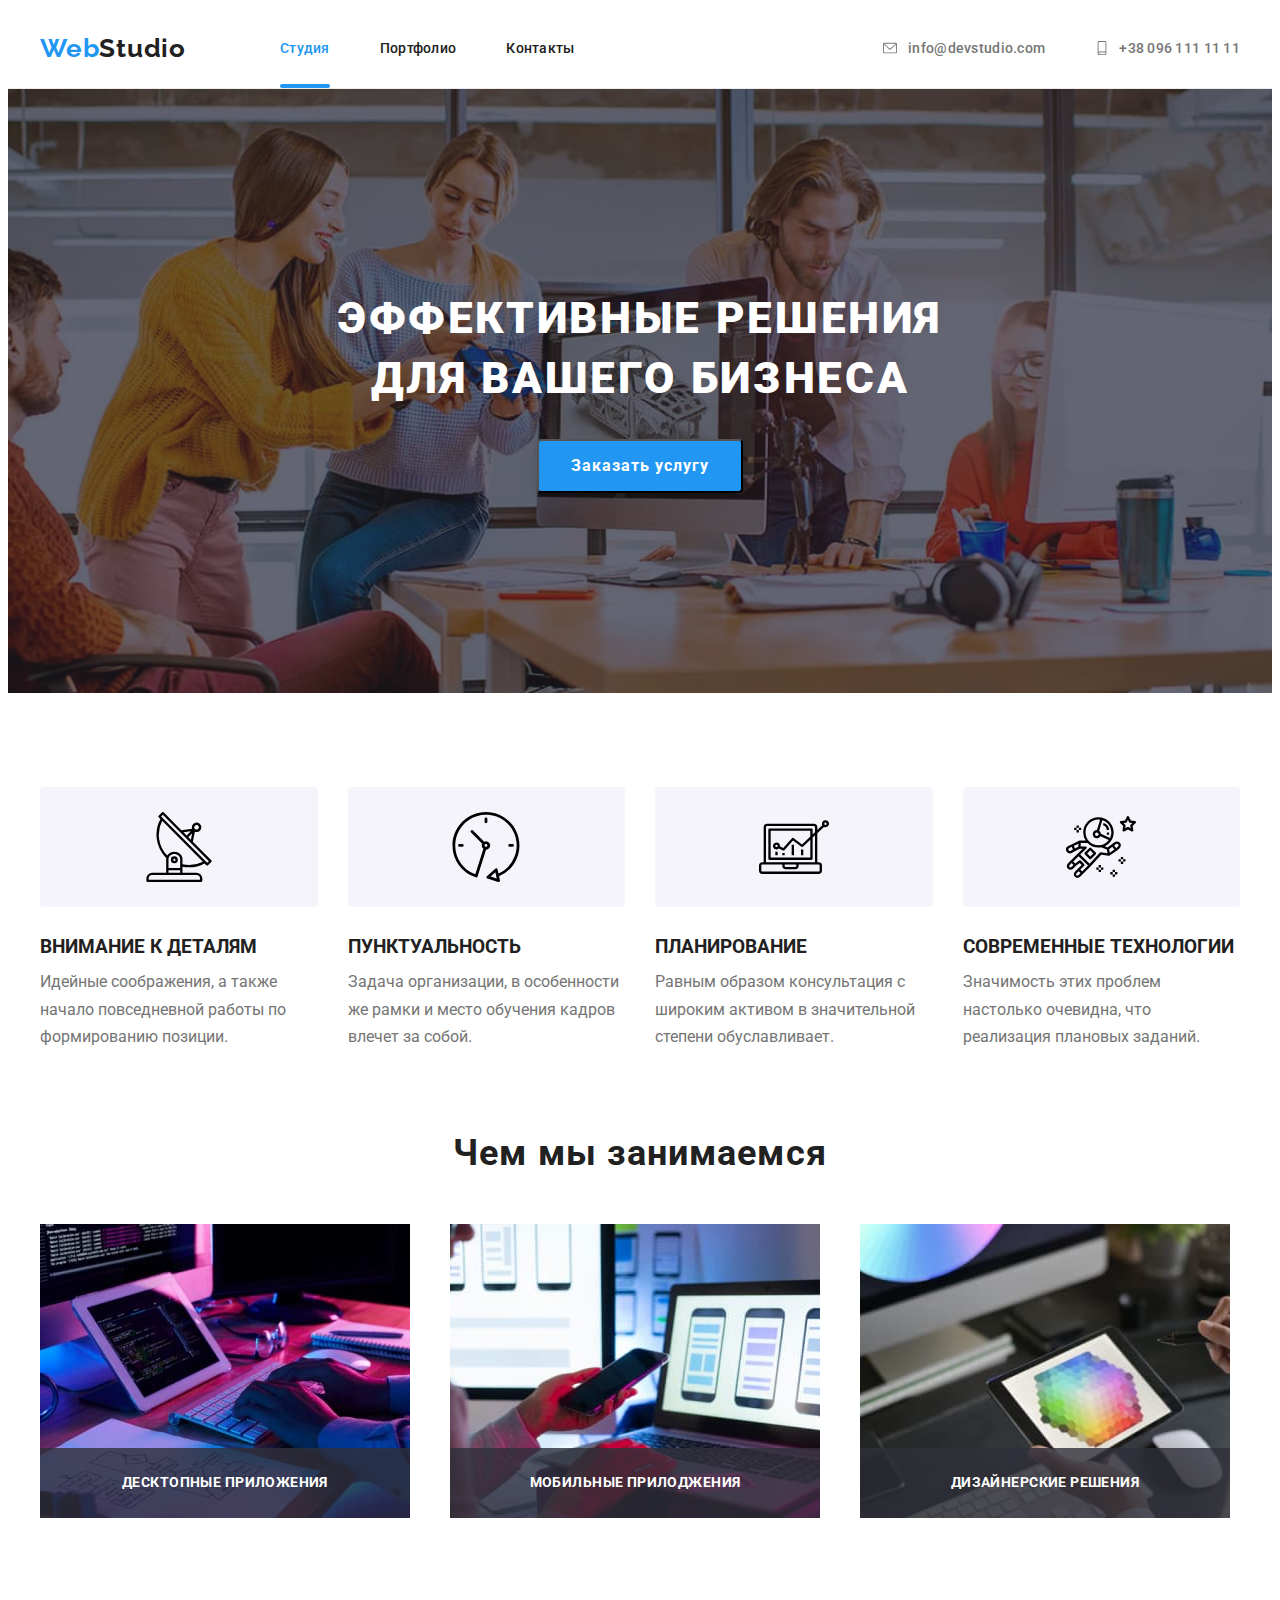
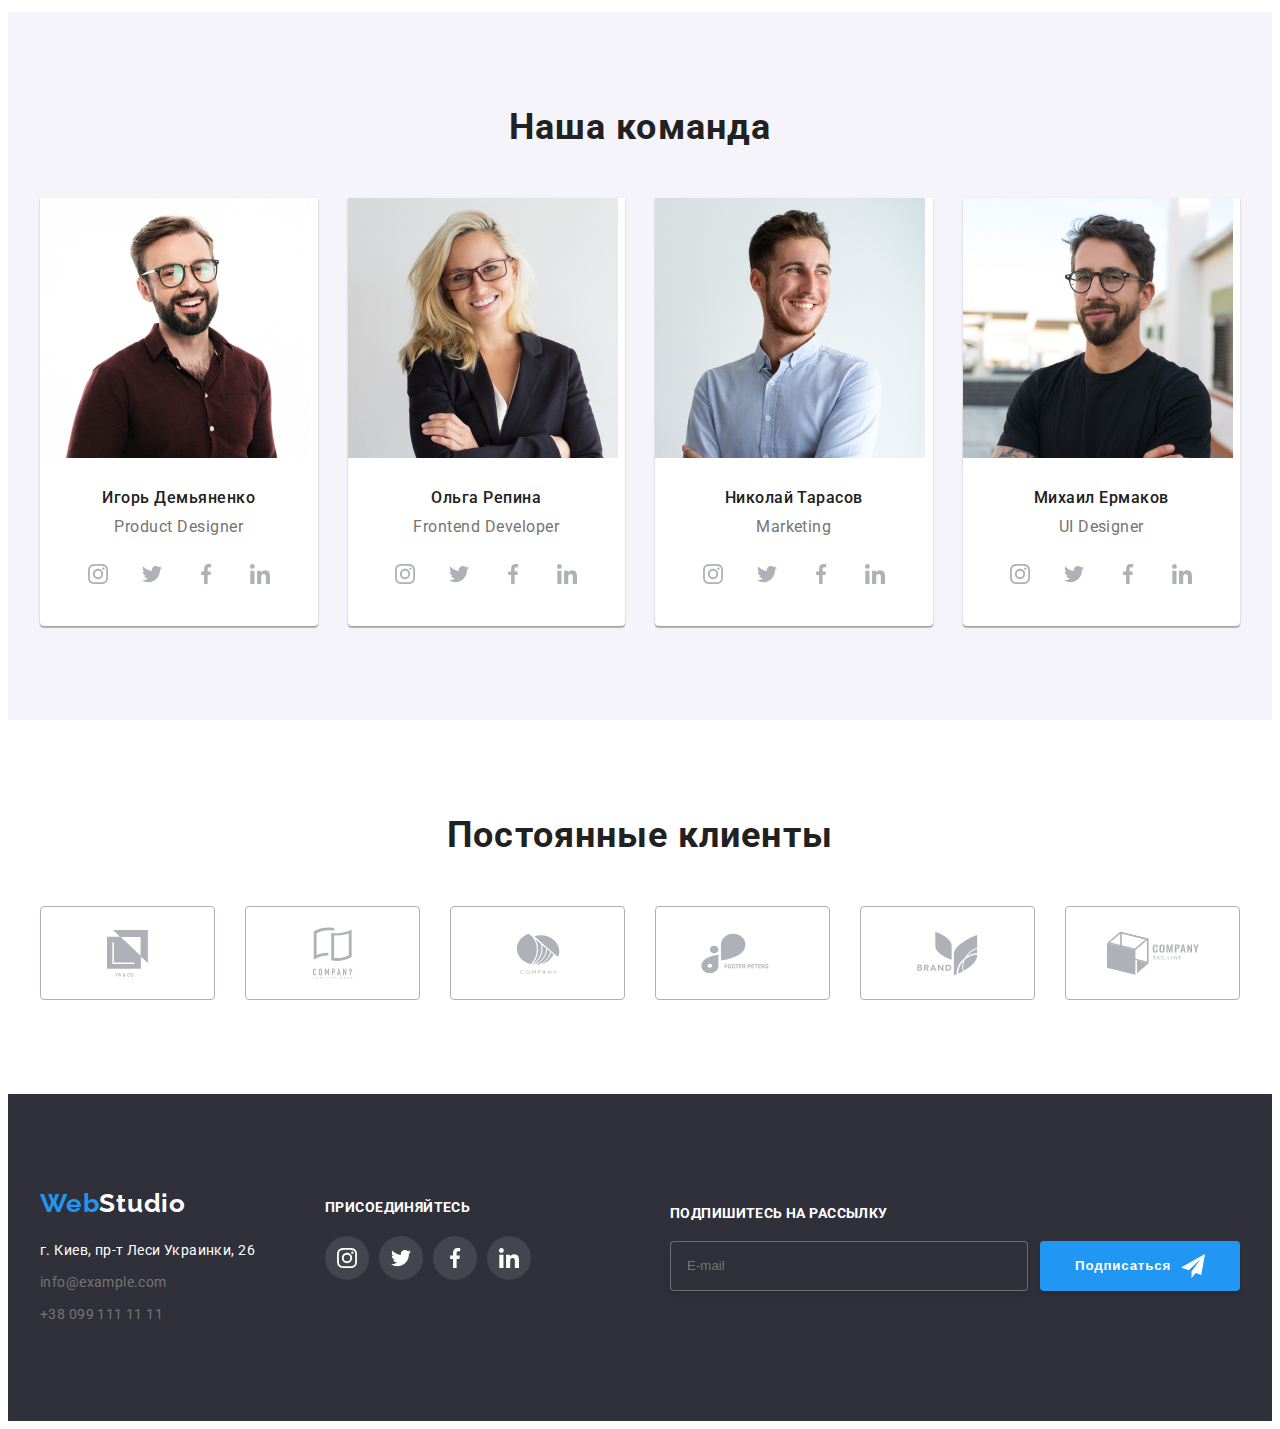
<file: index.html>
<!DOCTYPE html>
<html lang="ru">

<head>
    <meta charset="UTF-8">
    <meta http-equiv="X-UA-Compatible" content="IE=edge">
    <meta name="viewport" content="width=device-width, initial-scale=1.0">
    <title>WebStudio</title>
    <link rel="preconnect" href="https://fonts.gstatic.com">
    <link
        href="https://fonts.googleapis.com/css2?family=Raleway:wght@700&family=Roboto:wght@400;500;700;900&display=swap"
        rel="stylesheet">
    <link rel="stylesheet" href="https://cdnjs.cloudflare.com/ajax/libs/modern-normalize/1.1.0/modern-normalize.min.css"
        integrity="sha512-wpPYUAdjBVSE4KJnH1VR1HeZfpl1ub8YT/NKx4PuQ5NmX2tKuGu6U/JRp5y+Y8XG2tV+wKQpNHVUX03MfMFn9Q=="
        crossorigin="anonymous" referrerpolicy="no-referrer" />
    <link rel="stylesheet" href="./css/main.min.css">
</head>

<body>
    <header class="header">
        <div class="header__container container-menu">
            <nav class="nav">
                <a class="logo link" href="./index.html"><span class="logo-style">Web</span>Studio</a>
                <ul class="menu list">
                    <li class="menu__item">
                        <a class="menu__link current link" href="./index.html">Студия</a>
                    </li>
                    <li class="menu__item">
                        <a class="menu__link link" href="./portfolio.html">Портфолио</a>
                    </li>
                    <li class="menu__item">
                        <a class="menu__link link" href="">Контакты</a>
                    </li>
                </ul>
            </nav>
            <button type="button" class="burger-btn" data-menu-open>
                <svg class="burget-btn__icon" width="40" height="40">
                    <use href="./images/icons.svg#burger-icon"></use>
                </svg>
            </button>
            <ul class="contacts list">
                <li class="contacts__item list">
                    <a class="contacts__link link contacts-email-item" href="mailto:info@devstudio.com">
                        <svg class="svg-logo" width="16" height="14">
                            <use href="./images/sprite.svg#icon-envelope"></use>
                        </svg>
                        info@devstudio.com</a>
                </li>
                <li class="contacts__item list">
                    <a class="contacts__link link" href="tel:+380961111111">
                        <svg class="svg-logo" width="14" height="16">
                            <use href="./images/sprite.svg#icon-smartphone"></use>
                        </svg>
                        +38 096 111 11 11</a>
                </li>
            </ul>
        </div>
        <div class="mobile-menu" data-menu>
            <div class="header__container mobile-menu__container">
                <button type="button" class="closemobile-btn mobile-menu__close-btn" data-menu-close>
                    <svg class="close-btn__icon">
                        <use href="./images/sprite.svg#icon-close-blank"></use>
                    </svg>
                </button>
                <ul class="nav-list list">
                    <li class="nav-list__item">
                        <a href="./index.html" class="nav-list__link link current">Студия</a>
                    </li>
                    <li class="nav-list__item">
                        <a href="./portfolio.html" class="nav-list__link link">Портфолио</a>
                    </li>
                    <li class="nav-list__item">
                        <a href="#" class="nav-list__link link">Контакты</a>
                    </li>
                </ul>
                <div class="nav-mobile__position">
                <ul class="nav-contacts list">
                    <li class="nav-contacts__item">
                        <a href="#" class="nav-contacts__link link">+38 096 111 11 11</a>
                    </li>
                    <li class="nav-contacts__item">
                        <a href="#" class="nav-contacts__link nav-contacts__link-second link">info@devstudio.com</a>
                    </li>
                </ul>
                <ul class="nav-social list">
                    <li class="nav-social__item">
                        <a href="#" class="nav-social__link link">Instagram</a>
                    </li>
                    <li class="nav-social__item">
                        <a href="#" class="nav-social__link link">Twitter</a>
                    </li>
                    <li class="nav-social__item">
                        <a href="#" class="nav-social__link link">Facebook</a>
                    </li>
                    <li class="nav-social__item">
                        <a href="#" class="nav-social__link link">LinkedIn</a>
                    </li>
                </ul>
                </div>
            </div>
            
        </div>
    </header>
    <main>
        <!-- main banner part -->
        <section class="hero">
            <div class="header__container">
                <h1 class="hero-title" lang="ru">Эффективные решения<br> для вашего бизнеса</h1>
                <button class="modal-btn" type="button" data-modal-open>Заказать услугу</button>
            </div>
        </section>
        <!-- advantages part -->
        <section class="advantages section">
            <div class="header__container">
                <h2 class="visually-hidden">Преимущества</h2>
                <ul class="advantages__list list">
                    <li class="advantages__items">
                        <div class="advantages__tool">
                            <svg width="70" height="70">
                                <use href="./images/sprite.svg#icon-antenna"></use>
                            </svg>
                        </div>
                        <h3 class="advantages__title" lang="ru">Внимание к деталям</h3>
                        <p class="advantages__description" lang="ru">Идейные соображения, а также начало
                            повседневной работы по формированию позиции.</p>
                    </li>
                    <li class="advantages__items">
                        <div class="advantages__tool">
                            <svg width="70" height="70">
                                <use href="./images/sprite.svg#icon-clock"></use>
                            </svg>
                        </div>
                        <h3 class="advantages__title" lang="ru">Пунктуальность</h3>
                        <p class="advantages__description" lang="ru">Задача организации, в особенности же
                            рамки и место обучения кадров влечет за собой.</p>
                    </li>
                    <li class="advantages__items">
                        <div class="advantages__tool">
                            <svg width="70" height="70">
                                <use href="./images/sprite.svg#icon-diagram"></use>
                            </svg>
                        </div>
                        <h3 class="advantages__title" lang="ru">Планирование</h3>
                        <p class="advantages__description" lang="ru">Равным образом консультация с широким
                            активом в значительной степени обуславливает.</p>
                    </li>
                    <li class="advantages__items">
                        <div class="advantages__tool">
                            <svg width="70" height="70">
                                <use href="./images/sprite.svg#icon-astronaut"></use>
                            </svg>
                        </div>
                        <h3 class="advantages__title" lang="ru">Современные технологии</h3>
                        <p class="advantages__description" lang="ru">Значимость этих проблем настолько
                            очевидна, что реализация плановых заданий.</p>
                    </li>
                </ul>
            </div>
        </section>
        <!-- activities part -->
        <section class="activities section-second">
            <div class="header__container">
                <h2 class="title" lang="ru">Чем мы занимаемся</h2>
                <ul class="activities__list list">
                    <li class="activities__items">
                        <picture>
                            <source media="(min-width: 1200px)" srcset="./images/deckstop/img-act-1.jpg 1x, ./images/deckstop/img-act-1@2x.jpg 2x">
                            <source media="(min-width: 1200px)" srcset="./images/deckstop/img-act-1.webp 1x, ./images/deckstop/img-act-1@2x.webp 2x" type="image/webp">
                            <img src="#" alt="Набор кода">
                        </picture>
                        <div class="activities_tool">
                            <p class="activities_description" lang="ru">Десктопные приложения</p>
                        </div>
                    </li>
                    <li class="activities__items">
                        <picture>
                            <source media="(min-width: 1200px)" srcset="./images/deckstop/img-act-2.jpg 1x, ./images/deckstop/img-act-2@2x.jpg 2x">
                            <source media="(min-width: 1200px)" srcset="./images/deckstop/img-act-2.webp 1x, ./images/deckstop/img-act-2@2x.webp 2x"
                                type="image/webp">
                            <img src="#" alt="Разработка мобильного приложения">
                        </picture>
                        <div class="activities_tool">
                            <p class="activities_description" lang="ru">Мобильные прилоджения</p>
                        </div>
                    </li>
                    <li class="activities__items">
                        <picture>
                            <source media="(min-width: 1200px)" srcset="./images/deckstop/img-act-3.jpg 1x, ./images/deckstop/img-act-3@2x.jpg 2x">
                            <source media="(min-width: 1200px)" srcset="./images/deckstop/img-act-3.webp 1x, ./images/deckstop/img-act-3@2x.webp 2x"
                                type="image/webp">
                            <img src="#" alt="Дизайнерские решения">
                        </picture>
                        <div class="activities_tool">
                            <p class="activities_description" lang="ru">Дизайнерские решения</p>
                        </div>
                    </li>
                </ul>
            </div>
        </section>
        <!-- team part -->
        <section class="team section">
            <div class="header__container">
                <h2 class="title" lang="ru">Наша команда</h2>
                <ul class="team__list list">
                    <li class="team__items">
                        <picture>
                            <source media="(min-width: 1200px)" srcset="./images/deckstop/team1.jpg 1x, ./images/deckstop/team1@2x.jpg 2x">
                            <source media="(min-width: 1200px)" srcset="./images/deckstop/team1.webp 1x, ./images/deckstop/team1@2x.webp 2x">
                            <source media="(min-width: 768px)" srcset="./images/tablet/team1.jpg 1x, ./images/tablet/team1@2x.jpg 2x">
                            <source media="(min-width: 768px)" srcset="./images/tablet/team1.webp 1x, ./images/tablet/team1@2x.webp 2x">
                            <source media="(min-width: 480px)" srcset="./images/mobile/team1.jpg 1x, ./images/mobile/team1@2x.jpg 2x">
                            <source media="(min-width: 480px)" srcset="./images/mobile/team1.webp 1x, ./images/mobile/team1@2x.webp 2x">
                            <img class="images" src="#" alt="Игорь Демьяненко">
                        </picture>
                        <div class="team__box">
                            <h3 class="team__title" lang="ru">Игорь Демьяненко</h3>
                            <p class="team__description" lang="en">Product Designer</p>
                            <ul class="social__list list">
                                <li class="social__item">
                                    <a href="" class="social__link">
                                        <svg class="social__icon">
                                            <use href="./images/sprite.svg#icon-instagram"></use>
                                        </svg>
                                    </a>
                                </li>
                                <li class="social__item">
                                    <a href="" class="social__link">
                                        <svg class="social__icon">
                                            <use href="./images/sprite.svg#icon-twitter"></use>
                                        </svg>
                                    </a>
                                </li>
                                <li class="social__item">
                                    <a href="" class="social__link">
                                        <svg class="social__icon">
                                            <use href="./images/sprite.svg#icon-facebook"></use>
                                        </svg>
                                    </a>
                                </li>
                                <li class="social__item">
                                    <a href="" class="social__link">
                                        <svg class="social__icon">
                                            <use href="./images/sprite.svg#icon-linkedin"></use>
                                        </svg>
                                    </a>
                                </li>
                            </ul>
                        </div>
                    </li>
                    <li class="team__items">
                        <picture>
                            <source media="(min-width: 1200px)" srcset="./images/deckstop/team2.jpg 1x, ./images/deckstop/team2@2x.jpg 2x">
                            <source media="(min-width: 1200px)" srcset="./images/deckstop/team2.webp 1x, ./images/deckstop/team2@2x.webp 2x">
                            <source media="(min-width: 768px)" srcset="./images/tablet/team2.jpg 1x, ./images/tablet/team2@2x.jpg 2x">
                            <source media="(min-width: 768px)" srcset="./images/tablet/team2.webp 1x, ./images/tablet/team2@2x.webp 2x">
                            <source media="(min-width: 480px)" srcset="./images/mobile/team2.jpg 1x, ./images/mobile/team2@2x.jpg 2x">
                            <source media="(min-width: 480px)" srcset="./images/mobile/team2.webp 1x, ./images/mobile/team2@2x.webp 2x">
                            <img class="images" src="#" alt="Ольга Репина">
                        </picture>
                        <div class="team__box">
                            <h3 class="team__title" lang="ru">Ольга Репина</h3>
                            <p class="team__description" lang="en">Frontend Developer</p>
                            <ul class="social__list list">
                                <li class="social__item">
                                    <a href="" class="social__link">
                                        <svg class="social__icon">
                                            <use href="./images/sprite.svg#icon-instagram"></use>
                                        </svg>
                                    </a>
                                </li>
                                <li class="social__item">
                                    <a href="" class="social__link">
                                        <svg class="social__icon">
                                            <use href="./images/sprite.svg#icon-twitter"></use>
                                        </svg>
                                    </a>
                                </li>
                                <li class="social__item">
                                    <a href="" class="social__link">
                                        <svg class="social__icon">
                                            <use href="./images/sprite.svg#icon-facebook"></use>
                                        </svg>
                                    </a>
                                </li>
                                <li class="social__item">
                                    <a href="" class="social__link">
                                        <svg class="social__icon">
                                            <use href="./images/sprite.svg#icon-linkedin"></use>
                                        </svg>
                                    </a>
                                </li>
                            </ul>
                        </div>
                    </li>
                    <li class="team__items">
                        <picture>
                            <source media="(min-width: 1200px)" srcset="./images/deckstop/team3.jpg 1x, ./images/deckstop/team3@2x.jpg 2x">
                            <source media="(min-width: 1200px)" srcset="./images/deckstop/team3.webp 1x, ./images/deckstop/team3@2x.webp 2x">
                            <source media="(min-width: 768px)" srcset="./images/tablet/team3.jpg 1x, ./images/tablet/team3@2x.jpg 2x">
                            <source media="(min-width: 768px)" srcset="./images/tablet/team3.webp 1x, ./images/tablet/team3@2x.webp 2x">
                            <source media="(min-width: 480px)" srcset="./images/mobile/team3.jpg 1x, ./images/mobile/team3@2x.jpg 2x">
                            <source media="(min-width: 480px)" srcset="./images/mobile/team3.webp 1x, ./images/mobile/team3@2x.webp 2x">
                            <img class="images" src="#" alt="Николай Тарасов">
                        </picture>
                        <div class="team__box">
                            <h3 class="team__title" lang="ru">Николай Тарасов</h3>
                            <p class="team__description" lang="en">Marketing</p>
                            <ul class="social__list list">
                                <li class="social__item">
                                    <a href="" class="social__link">
                                        <svg class="social__icon">
                                            <use href="./images/sprite.svg#icon-instagram"></use>
                                        </svg>
                                    </a>
                                </li>
                                <li class="social__item">
                                    <a href="" class="social__link">
                                        <svg class="social__icon">
                                            <use href="./images/sprite.svg#icon-twitter"></use>
                                        </svg>
                                    </a>
                                </li>
                                <li class="social__item">
                                    <a href="" class="social__link">
                                        <svg class="social__icon">
                                            <use href="./images/sprite.svg#icon-facebook"></use>
                                        </svg>
                                    </a>
                                </li>
                                <li class="social__item">
                                    <a href="" class="social__link">
                                        <svg class="social__icon">
                                            <use href="./images/sprite.svg#icon-linkedin"></use>
                                        </svg>
                                    </a>
                                </li>
                            </ul>
                        </div>
                    </li>
                    <li class="team__items">
                        <picture>
                            <source media="(min-width: 1200px)" srcset="./images/deckstop/team4.jpg 1x, ./images/deckstop/team4@2x.jpg 2x">
                            <source media="(min-width: 1200px)" srcset="./images/deckstop/team4.webp 1x, ./images/deckstop/team4@2x.webp 2x">
                            <source media="(min-width: 768px)" srcset="./images/tablet/team4.jpg 1x, ./images/tablet/team4@2x.jpg 2x">
                            <source media="(min-width: 768px)" srcset="./images/tablet/team4.webp 1x, ./images/tablet/team4@2x.webp 2x">
                            <source media="(min-width: 480px)" srcset="./images/mobile/team4.jpg 1x, ./images/mobile/team4@2x.jpg 2x">
                            <source media="(min-width: 480px)" srcset="./images/mobile/team4.webp 1x, ./images/mobile/team4@2x.webp 2x">
                            <img class="images" src="#" alt="Михаил Ермаков">
                        </picture>
                        <div class="team__box">
                            <h3 class="team__title" lang="ru">Михаил Ермаков</h3>
                            <p class="team__description" lang="en">UI Designer</p>
                            <ul class="social__list list">
                                <li class="social__item">
                                    <a href="" class="social__link">
                                        <svg class="social__icon">
                                            <use href="./images/sprite.svg#icon-instagram"></use>
                                        </svg>
                                    </a>
                                </li>
                                <li class="social__item">
                                    <a href="" class="social__link">
                                        <svg class="social__icon">
                                            <use href="./images/sprite.svg#icon-twitter"></use>
                                        </svg>
                                    </a>
                                </li>
                                <li class="social__item">
                                    <a href="" class="social__link">
                                        <svg class="social__icon">
                                            <use href="./images/sprite.svg#icon-facebook"></use>
                                        </svg>
                                    </a>
                                </li>
                                <li class="social__item">
                                    <a href="" class="social__link">
                                        <svg class="social__icon">
                                            <use href="./images/sprite.svg#icon-linkedin"></use>
                                        </svg>
                                    </a>
                                </li>
                            </ul>
                        </div>
                    </li>
                </ul>
            </div>
        </section>
        <!-- clients -->
        <section class="section">
            <div class="header__container clients-container">
                <h2 class="title" lang="ru">Постоянные клиенты</h2>
                <ul class="list clients-menu">
                    <li class="clients-list">
                        <a class="client-link" href="">
                            <svg class="icon-color" width="41" height="47">
                                <use href="./images/sprite.svg#icon-clientone"></use>
                            </svg>
                        </a>
                    </li>
                    <li class="clients-list">
                        <a class="client-link" href="">
                            <svg class="icon-color" width="40" height="52">
                                <use href="./images/sprite.svg#icon-clienttwo"></use>
                            </svg>
                        </a>
                    </li>
                    <li class="clients-list">
                        <a class="client-link" href="">
                            <svg class="icon-color" width="44" height="41">
                                <use href="./images/sprite.svg#icon-clientthree"></use>
                            </svg>
                        </a>
                    </li>
                    <li class="clients-list">
                        <a class="client-link" href="">
                            <svg class="icon-color" width="84" height="41">
                                <use href="./images/sprite.svg#icon-clientfour"></use>
                            </svg>
                        </a>
                    </li>
                    <li class="clients-list">
                        <a class="client-link" href="">
                            <svg class="icon-color" width="63" height="45">
                                <use href="./images/sprite.svg#icon-clientfive"></use>
                            </svg>
                        </a>
                    </li>
                    <li class="clients-list">
                        <a class="client-link" href="">
                            <svg class="icon-color" width="94" height="44">
                                <use href="./images/sprite.svg#icon-clientsix"></use>
                            </svg>
                        </a>
                    </li>
                </ul>
            </div>
        </section>
    </main>
    <!-- footer part -->
    <footer class="footer">
        <div class="header__container footer-main">
            <div class="footer__position">
                <div class="footer-main-left">
                    <a class="logo-footer link" href="./index.html"><span class="logo-style">Web</span>Studio</a>
                    <address class="address-main">
                        <ul class="address-list list">
                            <li class="address-list-items">
                                <a class="address-list-link link" href="https://goo.gl/maps/B2FMyrD68VtrkMTw5"
                                    target="_blank" rel="noopener noreferrer">г. Киев, пр-т Леси Украинки, 26</a>
                            </li>
                            <li class="address-list-items">
                                <a class="address-list-link-second link"
                                    href="mailto:info@example.com">info@example.com</a>
                            </li>
                            <li class="address-list-items">
                                <a class="address-list-link-second link" href="tel:+380991111111">+38 099 111 11 11</a>
                            </li>
                        </ul>
                    </address>
                </div>
                <div class="footer-main-right">
                    <p class="footer-subscribe">присоединяйтесь</p>
                    <ul class="list socialfooter-list">
                        <li class="socialfooter-list-item">
                            <a class="socialfooter-list-link" href="">
                                <svg class="socialfooter-list-icon">
                                    <use href="./images/sprite.svg#icon-instagram"></use>
                                </svg>
                            </a>
                        </li>
                        <li class="socialfooter-list-item">
                            <a class="socialfooter-list-link" href="">
                                <svg class="socialfooter-list-icon">
                                    <use href="./images/sprite.svg#icon-twitter"></use>
                                </svg>
                            </a>
                        </li>
                        <li class="socialfooter-list-item">
                            <a class="socialfooter-list-link" href="">
                                <svg class="socialfooter-list-icon">
                                    <use href="./images/sprite.svg#icon-facebook"></use>
                                </svg>
                            </a>
                        </li>
                        <li class="socialfooter-list-item">
                            <a class="socialfooter-list-link" href="">
                                <svg class="socialfooter-list-icon">
                                    <use href="./images/sprite.svg#icon-linkedin"></use>
                                </svg>
                            </a>
                        </li>
                    </ul>
                </div>
            </div>
                <form class="footer-form">
                    <p class="footer-form-title">Подпишитесь на рассылку</p>
                    <div class="footer-form-holder">
                        <input type="email" class="footer-form-input" name="footer-email" placeholder="E-mail">
                        <button type="submit" class="footer-form-btn">Подписаться
                            <svg class="footer-form-icon">
                                <use href="./images/icons.svg#icon-icon-send"></use>
                            </svg>
                        </button>
                    </div>
                </form>
            
        </div>
    </footer>

    <div class="backdrop is-hidden" data-modal>
        <div class="modal">
            <button type="button" class="close-btn" data-modal-close>
                <svg class="close-btn-icon" width="30" height="30">
                    <use href="./images/sprite.svg#icon-close-blank"></use>
                </svg>
            </button>
            <form action="#" class="modal-form">
                <p class="modal-form-head">Оставьте свои данные, мы вам перезвоним</p>
                <label class="modal-form-field">
                    Имя
                    <span class="modal-form-input-wrapper">
                        <input type="text" class="modal-form-input" name="user-name" title="Имя должно содержать символы кирилицы или латиницы" pattern="[a-zA-Zа-яёА-ЯЁ]+" minlength="2" required>
                        <svg class="modal-form-icon">
                            <use href="./images/icons.svg#icon-person-black-18dp-1"></use>
                        </svg>
                    </span>
                </label>
                <label class="modal-form-field">
                    Телефон
                    <span class="modal-form-input-wrapper">
                        <input type="tel" class="modal-form-input" name="user-tel" pattern="[0-9]{3}-[0-9]{3}-[0-9]{2}-[0-9]{2}" title="096-000-00-00" required>
                        <svg class="modal-form-icon">
                            <use href="./images/icons.svg#icon-phone-black-18dp-1"></use>
                        </svg>
                    </span>
                </label>
                <label class="modal-form-field">
                    Почта
                    <span class="modal-form-input-wrapper">
                        <input type="email" class="modal-form-input" name="user-email" required>
                        <svg class="modal-form-icon">
                            <use href="./images/icons.svg#icon-email-black-18dp-1"></use>
                        </svg>
                    </span>
                </label>
                <label class="modal-form-field">
                    Комментарий
                    <textarea name="user-message" class="modal-form-message" placeholder="Введите текст"></textarea>
                </label>
                <input type="checkbox" class="modal-form-checkbox visually-hidden" id="accept-policy">
                <label for="accept-policy" class="modal-form-checkbox-label"> Соглашаюсь с рассылкой и принимаю  <a href="#" class="modal-form-label-link">Условия договора</a></label>
                <button type="submit" class="modal-form-btn">Отправить</button>
                
            </form>
        </div>
    </div>
    
    <script src="./js/menu.js"></script>
    <script src="./js/modal.js"></script>
</body>

</html>
</file>
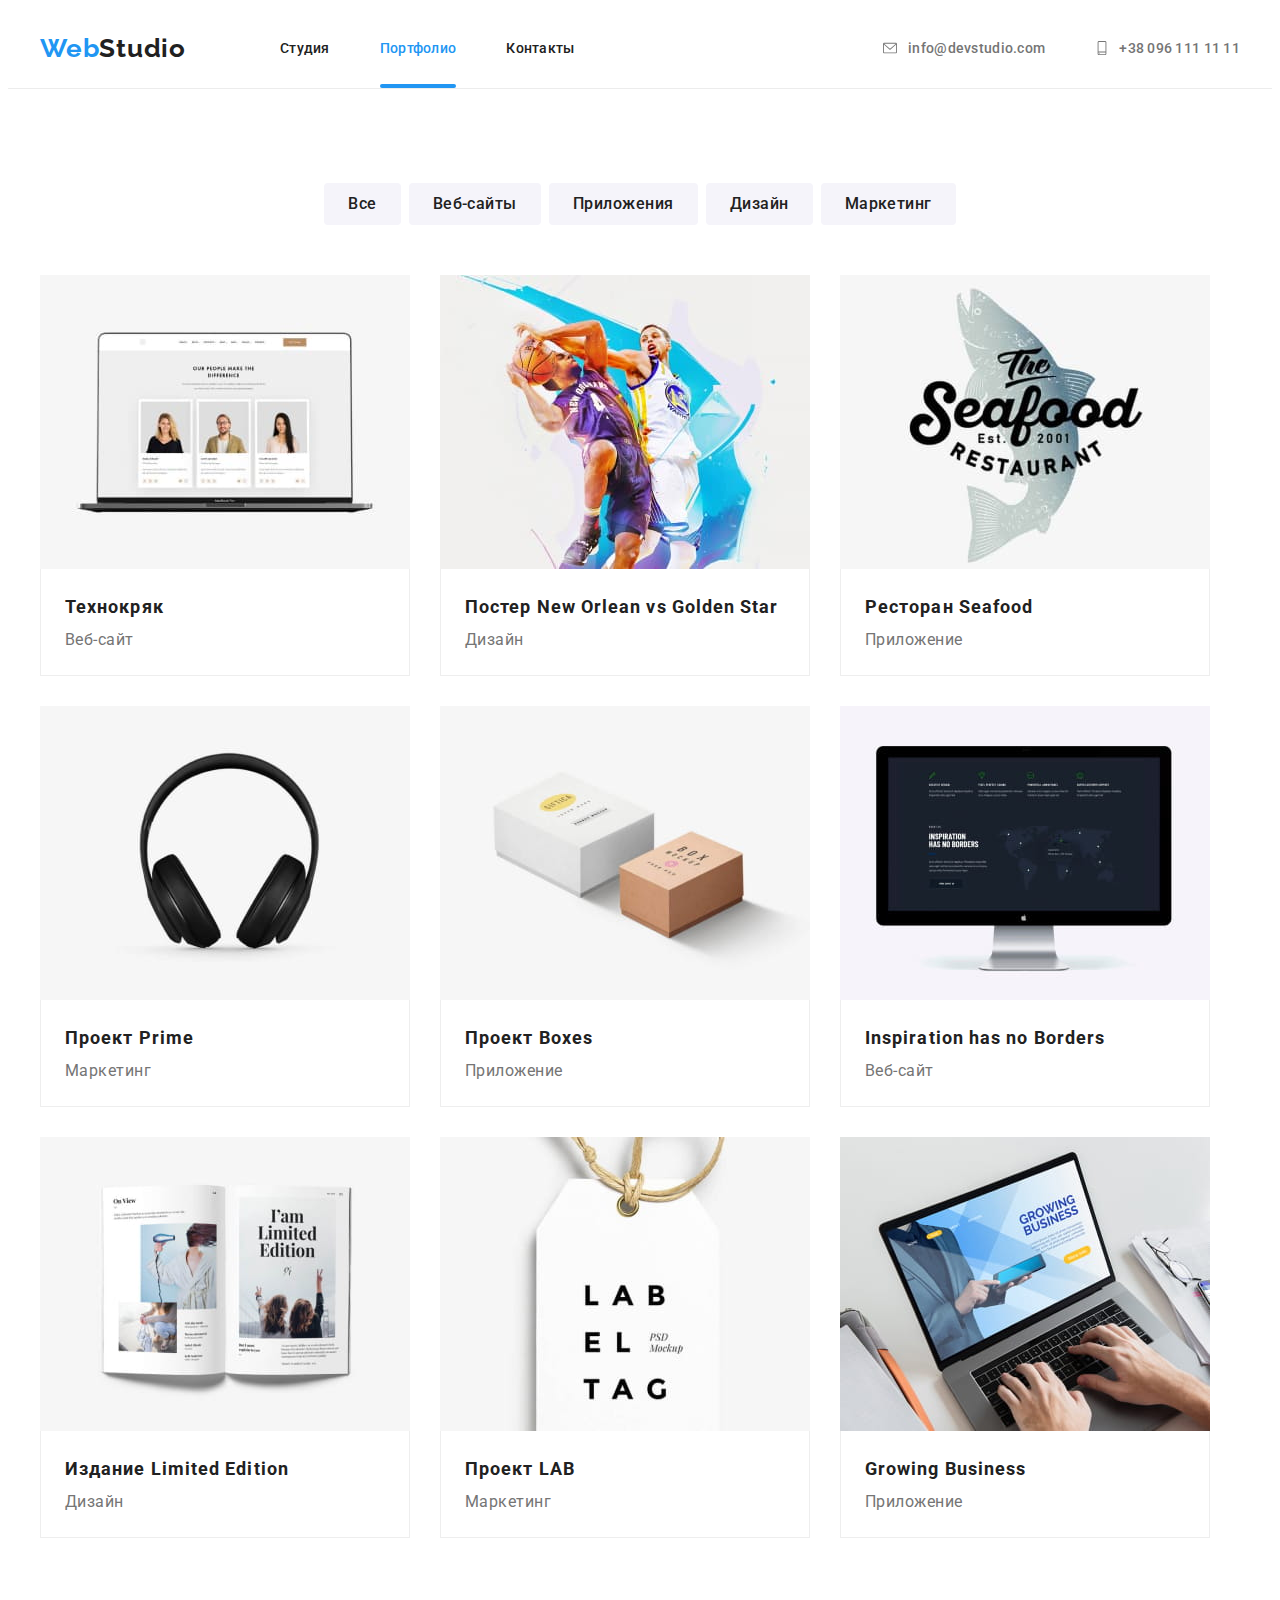
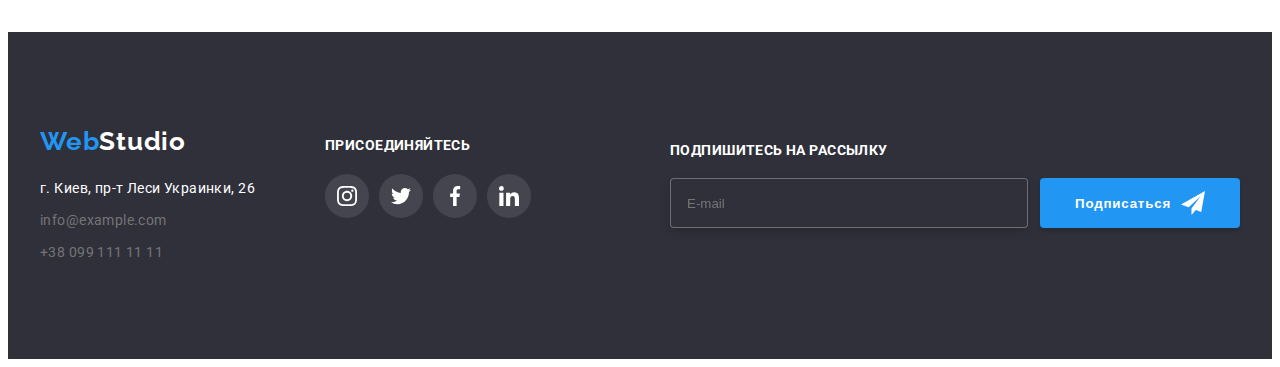
<file: portfolio.html>
<!DOCTYPE html>
<html lang="ru">

<head>
    <meta charset="UTF-8">
    <meta http-equiv="X-UA-Compatible" content="IE=edge">
    <meta name="viewport" content="width=device-width, initial-scale=1.0">
    <title>WebStudio</title>
    <link rel="preconnect" href="https://fonts.gstatic.com">
    <link
        href="https://fonts.googleapis.com/css2?family=Raleway:wght@700&family=Roboto:wght@400;500;700;900&display=swap"
        rel="stylesheet">
    <link rel="stylesheet" href="https://cdnjs.cloudflare.com/ajax/libs/modern-normalize/1.1.0/modern-normalize.min.css"
        integrity="sha512-wpPYUAdjBVSE4KJnH1VR1HeZfpl1ub8YT/NKx4PuQ5NmX2tKuGu6U/JRp5y+Y8XG2tV+wKQpNHVUX03MfMFn9Q=="
        crossorigin="anonymous" referrerpolicy="no-referrer" />
    <link rel="stylesheet" href="./css/main.min.css">
</head>

<body>
    <!-- header part -->
    <header class="header">
        <div class="header__container container-menu">
            <nav class="nav">
                <a class="logo link" href="./index.html"><span class="logo-style">Web</span>Studio</a>
                <ul class="menu list">
                    <li class="menu__item">
                        <a class="menu__link  link" href="./index.html">Студия</a>
                    </li>
                    <li class="menu__item">
                        <a class="menu__link current link" href="./portfolio.html">Портфолио</a>
                    </li>
                    <li class="menu__item">
                        <a class="menu__link link" href="">Контакты</a>
                    </li>
                </ul>
            </nav>
            <button type="button" class="burger-btn" data-menu-open>
                <svg class="burget-btn__icon" width="40" height="40">
                    <use href="./images/icons.svg#burger-icon"></use>
                </svg>
            </button>
            <ul class="contacts list">
                <li class="contacts__item list">
                    <a class="contacts__link link contacts-email-item" href="mailto:info@devstudio.com">
                        <svg class="svg-logo" width="16" height="14">
                            <use href="./images/sprite.svg#icon-envelope"></use>
                        </svg>
                        info@devstudio.com</a>
                </li>
                <li class="contacts__item list">
                    <a class="contacts__link link" href="tel:+380961111111">
                        <svg class="svg-logo" width="14" height="16">
                            <use href="./images/sprite.svg#icon-smartphone"></use>
                        </svg>
                        +38 096 111 11 11</a>
                </li>
            </ul>
        </div>
        <div class="mobile-menu" data-menu>
            <div class="header__container mobile-menu__container">
                <button type="button" class="closemobile-btn mobile-menu__close-btn" data-menu-close>
                    <svg class="close-btn__icon">
                        <use href="./images/sprite.svg#icon-close-blank"></use>
                    </svg>
                </button>
                <ul class="nav-list list">
                    <li class="nav-list__item">
                        <a href="./index.html" class="nav-list__link link ">Студия</a>
                    </li>
                    <li class="nav-list__item">
                        <a href="./portfolio.html" class="nav-list__link link current">Портфолио</a>
                    </li>
                    <li class="nav-list__item">
                        <a href="#" class="nav-list__link link">Контакты</a>
                    </li>
                </ul>
                <ul class="nav-contacts list">
                    <li class="nav-contacts__item">
                        <a href="#" class="nav-contacts__link link">+38 096 111 11 11</a>
                    </li>
                    <li class="nav-contacts__item">
                        <a href="#" class="nav-contacts__link nav-contacts__link-second link">info@devstudio.com</a>
                    </li>
                </ul>
                <ul class="nav-social list">
                    <li class="nav-social__item">
                        <a href="#" class="nav-social__link link">Instagram</a>
                    </li>
                    <li class="nav-social__item">
                        <a href="#" class="nav-social__link link">Twitter</a>
                    </li>
                    <li class="nav-social__item">
                        <a href="#" class="nav-social__link link">Facebook</a>
                    </li>
                    <li class="nav-social__item">
                        <a href="#" class="nav-social__link link">LinkedIn</a>
                    </li>
                </ul>
            </div>
    
        </div>
    </header>

    <main>
        <!-- main part -->
        <section class="main-section section">
            <div class="main-modal header__container">
                <h2 hidden>Портфолио</h2>
                <!-- buttons -->
                <ul class="filter__list list">
                    <li class="filter__item">
                        <button class="filter__btn" type="button">Все</button>
                    </li>
                    <li class="filter__item">
                        <button class="filter__btn" type="button">Веб-сайты</button>
                    </li>
                    <li class="filter__item">
                        <button class="filter__btn" type="button">Приложения</button>
                    </li>
                    <li class="filter__item">
                        <button class="filter__btn" type="button">Дизайн</button>
                    </li>
                    <li class="filter__item">
                        <button class="filter__btn" type="button">Маркетинг</button>
                    </li>
                </ul>
                <!-- projects -->
                <ul class="projects list">
                    <li class="projects__item">
                        <a class="projects__tool link" href="">
                            <div class="projects__img">
                                <picture>
                                    <source media="(min-width: 1200px)" srcset="./images/deckstop/portfolio/img.jpg 1x, ./images/deckstop/portfolio/img@2x.jpg 2x">
                                    <source media="(min-width: 1200px)" srcset="./images/deckstop/portfolio/img.webp 1x, ./images/deckstop/portfolio/img@2x.webp 2x">
                                    <source media="(min-width: 768px)" srcset="./images/tablet/portfolio/img.jpg 1x, ./images/tablet/portfolio/img@2x.jpg 2x">
                                    <source media="(min-width: 768px)" srcset="./images/tablet/portfolio/img.webp 1x, ./images/tablet/portfolio/img@2x.webp 2x">
                                    <source media="(min-width: 480px)" srcset="./images/mobile/portfolio/img.jpg 1x, ./images/mobile/portfolio/img@2x.jpg 2x">
                                    <source media="(min-width: 480px)" srcset="./images/mobile/portfolio/img.webp 1x, ./images/mobile/portfolio/img@2x.webp 2x">
                                    <img src="#" alt="технокряк">
                                </picture>
                                <p class="projects__overlay">Технокряк это современная площадка распространения коронавируса. Компании используют эту платформу для цифрового
                                шпионажа и атак на защищённые сервера конкурентов.</p>
                            </div>
                            <div class="projects__box">
                                <h3 class="projects__title">Технокряк</h3>
                                <p class="projects__description">Веб-сайт</p>
                            </div>
                        </a>
                    </li>
                    <li class="projects__item">
                        <a  class="projects__tool link" href="">
                            <div class="projects__img">
                                <picture>
                                    <source media="(min-width: 1200px)"
                                        srcset="./images/deckstop/portfolio/img-1.jpg 1x, ./images/deckstop/portfolio/img-1@2x.jpg 2x">
                                    <source media="(min-width: 1200px)"
                                        srcset="./images/deckstop/portfolio/img-1.webp 1x, ./images/deckstop/portfolio/img-1@2x.webp 2x">
                                    <source media="(min-width: 768px)"
                                        srcset="./images/tablet/portfolio/img-1.jpg 1x, ./images/tablet/portfolio/img-1@2x.jpg 2x">
                                    <source media="(min-width: 768px)"
                                        srcset="./images/tablet/portfolio/img-1.webp 1x, ./images/tablet/portfolio/img-1@2x.webp 2x">
                                    <source media="(min-width: 480px)"
                                        srcset="./images/mobile/portfolio/img-1.jpg 1x, ./images/mobile/portfolio/img-1@2x.jpg 2x">
                                    <source media="(min-width: 480px)"
                                        srcset="./images/mobile/portfolio/img-1.webp 1x, ./images/mobile/portfolio/img-1@2x.webp 2x">
                                    <img src="#" alt="Постер New Orlean vs Golden Star">
                                </picture>
                                <p class="projects__overlay">Технокряк это современная площадка распространения коронавируса. Компании используют эту платформу
                                    для цифрового
                                    шпионажа и атак на защищённые сервера конкурентов.</p>
                            </div>
                            <div class="projects__box">
                                <h3 class="projects__title">Постер New Orlean vs Golden Star</h3>
                                <p class="projects__description">Дизайн</p>
                            </div>
                        </a>
                    </li>
                    <li class="projects__item">
                        <a class="projects__tool link" href="">
                            <div class="projects__img">
                                <picture>
                                    <source media="(min-width: 1200px)"
                                        srcset="./images/deckstop/portfolio/img-2.jpg 1x, ./images/deckstop/portfolio/img-2@2x.jpg 2x">
                                    <source media="(min-width: 1200px)"
                                        srcset="./images/deckstop/portfolio/img-2.webp 1x, ./images/deckstop/portfolio/img-2@2x.webp 2x">
                                    <source media="(min-width: 768px)"
                                        srcset="./images/tablet/portfolio/img-2.jpg 1x, ./images/tablet/portfolio/img-2@2x.jpg 2x">
                                    <source media="(min-width: 768px)"
                                        srcset="./images/tablet/portfolio/img-2.webp 1x, ./images/tablet/portfolio/img-2@2x.webp 2x">
                                    <source media="(min-width: 480px)"
                                        srcset="./images/mobile/portfolio/img-2.jpg 1x, ./images/mobile/portfolio/img-2@2x.jpg 2x">
                                    <source media="(min-width: 480px)"
                                        srcset="./images/mobile/portfolio/img-2.webp 1x, ./images/mobile/portfolio/img-2@2x.webp 2x">
                                    <img src="#" alt="Ресторан Seafood">
                                </picture>
                                <p class="projects__overlay">Технокряк это современная площадка распространения коронавируса. Компании используют эту платформу
                                    для цифрового
                                    шпионажа и атак на защищённые сервера конкурентов.</p>
                            </div>
                            <div class="projects__box">
                                <h3 class="projects__title">Ресторан Seafood</h3>
                                <p class="projects__description">Приложение</p>
                            </div>
                        </a>
                    </li>
                    <li class="projects__item">
                        <a class="projects__tool link" href="">
                            <div class="projects__img">
                                <picture>
                                    <source media="(min-width: 1200px)"
                                        srcset="./images/deckstop/portfolio/img-3.jpg 1x, ./images/deckstop/portfolio/img-3@2x.jpg 2x">
                                    <source media="(min-width: 1200px)"
                                        srcset="./images/deckstop/portfolio/img-3.webp 1x, ./images/deckstop/portfolio/img-3@2x.webp 2x">
                                    <source media="(min-width: 768px)"
                                        srcset="./images/tablet/portfolio/img-3.jpg 1x, ./images/tablet/portfolio/img-3@2x.jpg 2x">
                                    <source media="(min-width: 768px)"
                                        srcset="./images/tablet/portfolio/img-3.webp 1x, ./images/tablet/portfolio/img-3@2x.webp 2x">
                                    <source media="(min-width: 480px)"
                                        srcset="./images/mobile/portfolio/img-3.jpg 1x, ./images/mobile/portfolio/img-3@2x.jpg 2x">
                                    <source media="(min-width: 480px)"
                                        srcset="./images/mobile/portfolio/img-3.webp 1x, ./images/mobile/portfolio/img-3@2x.webp 2x">
                                    <img src="#" alt="Проект Prime">
                                </picture>
                                <p class="projects__overlay">Технокряк это современная площадка распространения коронавируса. Компании используют эту платформу
                                        для цифрового
                                        шпионажа и атак на защищённые сервера конкурентов.</p>
                            </div>
                            <div class="projects__box">
                                <h3 class="projects__title">Проект Prime</h3>
                                <p class="projects__description">Маркетинг</p>
                            </div>
                        </a>
                    </li>
                    <li class="projects__item">
                        <a class="projects__tool link" href="">
                            <div class="projects__img">
                                <picture>
                                    <source media="(min-width: 1200px)"
                                        srcset="./images/deckstop/portfolio/img-4.jpg 1x, ./images/deckstop/portfolio/img-4@2x.jpg 2x">
                                    <source media="(min-width: 1200px)"
                                        srcset="./images/deckstop/portfolio/img-4.webp 1x, ./images/deckstop/portfolio/img-4@2x.webp 2x">
                                    <source media="(min-width: 768px)"
                                        srcset="./images/tablet/portfolio/img-4.jpg 1x, ./images/tablet/portfolio/img-4@2x.jpg 2x">
                                    <source media="(min-width: 768px)"
                                        srcset="./images/tablet/portfolio/img-4.webp 1x, ./images/tablet/portfolio/img-4@2x.webp 2x">
                                    <source media="(min-width: 480px)"
                                        srcset="./images/mobile/portfolio/img-4.jpg 1x, ./images/mobile/portfolio/img-4@2x.jpg 2x">
                                    <source media="(min-width: 480px)"
                                        srcset="./images/mobile/portfolio/img-4.webp 1x, ./images/mobile/portfolio/img-4@2x.webp 2x">
                                    <img src="#" alt="Проект Boxes">
                                </picture>
                                <p class="projects__overlay">Технокряк это современная площадка распространения коронавируса. Компании используют эту платформу
                                        для цифрового
                                        шпионажа и атак на защищённые сервера конкурентов.</p>
                            </div>
                            <div class="projects__box">
                                <h3 class="projects__title">Проект Boxes</h3>
                                <p class="projects__description">Приложение</p>
                            </div>
                        </a>
                    </li>
                    <li class="projects__item">
                        <a class="projects__tool link" href="">
                            <div class="projects__img">
                                <picture>
                                    <source media="(min-width: 1200px)"
                                        srcset="./images/deckstop/portfolio/img-5.jpg 1x, ./images/deckstop/portfolio/img-5@2x.jpg 2x">
                                    <source media="(min-width: 1200px)"
                                        srcset="./images/deckstop/portfolio/img-5.webp 1x, ./images/deckstop/portfolio/img-5@2x.webp 2x">
                                    <source media="(min-width: 768px)"
                                        srcset="./images/tablet/portfolio/img-5.jpg 1x, ./images/tablet/portfolio/img-5@2x.jpg 2x">
                                    <source media="(min-width: 768px)"
                                        srcset="./images/tablet/portfolio/img-5.webp 1x, ./images/tablet/portfolio/img-5@2x.webp 2x">
                                    <source media="(min-width: 480px)"
                                        srcset="./images/mobile/portfolio/img-5.jpg 1x, ./images/mobile/portfolio/img-5@2x.jpg 2x">
                                    <source media="(min-width: 480px)"
                                        srcset="./images/mobile/portfolio/img-5.webp 1x, ./images/mobile/portfolio/img-5@2x.webp 2x">
                                    <img src="#" alt="Inspiration has no Borders">
                                </picture>
                                <p class="projects__overlay">Технокряк это современная площадка распространения коронавируса. Компании используют эту платформу
                                            для цифрового
                                        шпионажа и атак на защищённые сервера конкурентов.</p>
                            </div>
                            <div class="projects__box">
                                <h3 class="projects__title">Inspiration has no Borders</h3>
                                <p class="projects__description">Веб-сайт</p>
                            </div>
                        </a>
                    </li>
                    <li class="projects__item">
                        <a class="projects__tool link" href="">
                            <div class="projects__img">
                                <picture>
                                    <source media="(min-width: 1200px)"
                                        srcset="./images/deckstop/portfolio/img-6.jpg 1x, ./images/deckstop/portfolio/img-6@2x.jpg 2x">
                                    <source media="(min-width: 1200px)"
                                        srcset="./images/deckstop/portfolio/img-6.webp 1x, ./images/deckstop/portfolio/img-6@2x.webp 2x">
                                    <source media="(min-width: 768px)"
                                        srcset="./images/tablet/portfolio/img-6.jpg 1x, ./images/tablet/portfolio/img-6@2x.jpg 2x">
                                    <source media="(min-width: 768px)"
                                        srcset="./images/tablet/portfolio/img-6.webp 1x, ./images/tablet/portfolio/img-6@2x.webp 2x">
                                    <source media="(min-width: 480px)"
                                        srcset="./images/mobile/portfolio/img-6.jpg 1x, ./images/mobile/portfolio/img-6@2x.jpg 2x">
                                    <source media="(min-width: 480px)"
                                        srcset="./images/mobile/portfolio/img-6.webp 1x, ./images/mobile/portfolio/img-6@2x.webp 2x">
                                    <img src="#" alt="Издание Limited Edition">
                                </picture>
                                <p class="projects__overlay">Технокряк это современная площадка распространения коронавируса. Компании используют эту платформу
                                    для цифрового
                                    шпионажа и атак на защищённые сервера конкурентов.</p>
                            </div>
                            <div class="projects__box">
                                <h3 class="projects__title">Издание Limited Edition</h3>
                                <p class="projects__description">Дизайн</p>
                            </div>
                        </a>
                    </li>
                    <li class="projects__item">
                        <a class="projects__tool link" href="">
                            <div class="projects__img">
                                <picture>
                                    <source media="(min-width: 1200px)"
                                        srcset="./images/deckstop/portfolio/img-7.jpg 1x, ./images/deckstop/portfolio/img-7@2x.jpg 2x">
                                    <source media="(min-width: 1200px)"
                                        srcset="./images/deckstop/portfolio/img-7.webp 1x, ./images/deckstop/portfolio/img-7@2x.webp 2x">
                                    <source media="(min-width: 768px)"
                                        srcset="./images/tablet/portfolio/img-7.jpg 1x, ./images/tablet/portfolio/img-7@2x.jpg 2x">
                                    <source media="(min-width: 768px)"
                                        srcset="./images/tablet/portfolio/img-7.webp 1x, ./images/tablet/portfolio/img-7@2x.webp 2x">
                                    <source media="(min-width: 480px)"
                                        srcset="./images/mobile/portfolio/img-7.jpg 1x, ./images/mobile/portfolio/img-7@2x.jpg 2x">
                                    <source media="(min-width: 480px)"
                                        srcset="./images/mobile/portfolio/img-7.webp 1x, ./images/mobile/portfolio/img-7@2x.webp 2x">
                                    <img src="#" alt="Проект LAB">
                                </picture>
                                <p class="projects__overlay">Технокряк это современная площадка распространения коронавируса. Компании используют эту платформу
                                        для цифрового
                                        шпионажа и атак на защищённые сервера конкурентов.</p>
                            </div>
                            <div class="projects__box">
                                <h3 class="projects__title">Проект LAB</h3>
                                <p class="projects__description">Маркетинг</p>
                            </div>
                        </a>
                    </li>
                    <li class="projects__item">
                        <a class="projects__tool link" href="">
                            <div class="projects__img">
                                <picture>
                                    <source media="(min-width: 1200px)"
                                        srcset="./images/deckstop/portfolio/img-8.jpg 1x, ./images/deckstop/portfolio/img-8@2x.jpg 2x">
                                    <source media="(min-width: 1200px)"
                                        srcset="./images/deckstop/portfolio/img-8.webp 1x, ./images/deckstop/portfolio/img-8@2x.webp 2x">
                                    <source media="(min-width: 768px)"
                                        srcset="./images/tablet/portfolio/img-8.jpg 1x, ./images/tablet/portfolio/img-8@2x.jpg 2x">
                                    <source media="(min-width: 768px)"
                                        srcset="./images/tablet/portfolio/img-8.webp 1x, ./images/tablet/portfolio/img-8@2x.webp 2x">
                                    <source media="(min-width: 480px)"
                                        srcset="./images/mobile/portfolio/img-8.jpg 1x, ./images/mobile/portfolio/img-8@2x.jpg 2x">
                                    <source media="(min-width: 480px)"
                                        srcset="./images/mobile/portfolio/img-8.webp 1x, ./images/mobile/portfolio/img-8@2x.webp 2x">
                                <img src="#" alt="Growing Business">
                                </picture>
                                <p class="projects__overlay">Технокряк это современная площадка распространения коронавируса. Компании используют эту платформу
                                    для цифрового
                                    шпионажа и атак на защищённые сервера конкурентов.</p>
                            </div>
                            <div class="projects__box">
                                <h3 class="projects__title">Growing Business</h3>
                                <p class="projects__description">Приложение</p>
                            </div>
                        </a>
                    </li>
                </ul>
            </div>
        </section>
    </main>

    <!-- footer part -->
    <footer class="footer">
        <div class="header__container footer-main">
            <div class="footer__position">
                <div class="footer-main-left">
                    <a class="logo-footer link" href="./index.html"><span class="logo-style">Web</span>Studio</a>
                    <address class="address-main">
                        <ul class="address-list list">
                            <li class="address-list-items">
                                <a class="address-list-link link" href="https://goo.gl/maps/B2FMyrD68VtrkMTw5"
                                    target="_blank" rel="noopener noreferrer">г. Киев, пр-т Леси Украинки, 26</a>
                            </li>
                            <li class="address-list-items">
                                <a class="address-list-link-second link" href="mailto:info@example.com">info@example.com</a>
                            </li>
                            <li class="address-list-items">
                                <a class="address-list-link-second link" href="tel:+380991111111">+38 099 111 11 11</a>
                            </li>
                        </ul>
                    </address>
                </div>
                <div class="footer-main-right">
                    <p class="footer-subscribe">присоединяйтесь</p>
                    <ul class="list socialfooter-list">
                        <li class="socialfooter-list-item">
                            <a class="socialfooter-list-link" href="">
                                <svg class="socialfooter-list-icon">
                                    <use href="./images/sprite.svg#icon-instagram"></use>
                                </svg>
                            </a>
                        </li>
                        <li class="socialfooter-list-item">
                            <a class="socialfooter-list-link" href="">
                                <svg class="socialfooter-list-icon">
                                    <use href="./images/sprite.svg#icon-twitter"></use>
                                </svg>
                            </a>
                        </li>
                        <li class="socialfooter-list-item">
                            <a class="socialfooter-list-link" href="">
                                <svg class="socialfooter-list-icon">
                                    <use href="./images/sprite.svg#icon-facebook"></use>
                                </svg>
                            </a>
                        </li>
                        <li class="socialfooter-list-item">
                            <a class="socialfooter-list-link" href="">
                                <svg class="socialfooter-list-icon">
                                    <use href="./images/sprite.svg#icon-linkedin"></use>
                                </svg>
                            </a>
                        </li>
                    </ul>
                </div>
            </div>
            <form class="footer-form">
                <p class="footer-form-title">Подпишитесь на рассылку</p>
                <div class="footer-form-holder">
                    <input type="email" class="footer-form-input" name="footer-email" placeholder="E-mail">
                    <button type="submit" class="footer-form-btn">Подписаться
                        <svg class="footer-form-icon">
                            <use href="./images/icons.svg#icon-icon-send"></use>
                        </svg>
                    </button>
                </div>
            </form>
    
        </div>
    </footer>

    <script src="./js/menu.js"></script>
</body>

</html>
</file>
<file: css/main.min.css>
h1,h2,h3,h4,h5,h6,p{margin-top:0;margin-bottom:0}ul,ol{margin-top:0;margin-bottom:0;padding-left:0}img{display:block}.list{list-style:none}.link{text-decoration:none}body{font-family:'Roboto', sans-serif}.section{padding-top:60px;padding-bottom:60px}@media screen and (min-width: 1200px){.section{padding-top:94px;padding-bottom:94px}}.section-second{padding-bottom:60px}@media screen and (min-width: 1200px){.section-second{padding-bottom:94px}}.title{font-weight:700;font-size:36px;line-height:1.17;text-align:center;letter-spacing:0.03em;color:var(--maincolorblack);margin-bottom:50px}.header__container{padding-left:15px;padding-right:15px}@media screen and (min-width: 480px){.header__container{margin:0 auto;max-width:480px}}@media screen and (min-width: 768px){.header__container{max-width:768px}}@media screen and (min-width: 1200px){.header__container{max-width:1200px}}.modal-btn{font-family:inherit;display:block;margin:0 auto;padding:10px 32px;font-weight:700;font-size:16px;line-height:1.875;letter-spacing:0.06em;color:var(--maincolorwhite);background:var(--maincoloreff);box-shadow:0px 4px 4px rgba(0,0,0,0.15);border-radius:4px;cursor:pointer;transition:box-shadow 250ms var(--trainsition-timing-function)}.footer-form{margin-left:auto}@media screen and (min-width: 1200px){.footer-main{margin:0 auto;display:flex;justify-content:space-between;align-items:center}}.footer-form-title{font-weight:bold;font-size:14px;line-height:16px;letter-spacing:0.03em;text-transform:uppercase;color:var(--maincolorwhite);margin-bottom:20px}.footer-form-input{width:100%;height:50px;border:1px solid rgba(255,255,255,0.3);box-sizing:border-box;filter:drop-shadow(0px 4px 4px rgba(0,0,0,0.15));border-radius:4px;background-color:var(--maincolorherofooter);padding-left:16px;color:var(--maincolorwhite);margin-bottom:20px}@media screen and (min-width: 768px){.footer-form-input{display:block;width:450px;margin:0 auto;margin-bottom:20px}}@media screen and (min-width: 1200px){.footer-form-input{width:358px;margin-right:12px}}.footer-form-btn{display:flex;width:200px;height:50px;background:var(--maincoloreff);box-shadow:0px 4px 4px rgba(0,0,0,0.15);border-radius:4px;border:transparent;align-items:center;text-align:center;justify-content:center;letter-spacing:0.06em;font-weight:bold;color:var(--maincolorwhite);cursor:pointer;margin:0 auto}.footer-form-icon{width:24px;height:24px;margin-left:10px;fill:var(--maincolorwhite)}@media screen and (min-width: 1200px){.footer-form-holder{display:flex;justify-content:space-between}}.modal-form{display:flex;flex-direction:column}.modal-form-head{font-weight:700;font-size:20px;line-height:1.5;text-align:center;letter-spacing:0.03em;color:var(--maincolorblack);margin-bottom:12px}@media screen and (min-width: 1200px){.modal-form-head{font-size:20px;line-height:1.15}}.modal-form-input{width:100%;height:40px;border:1px solid rgba(33,33,33,0.2);border-radius:4px;padding-left:42px;transition:border-color 250ms var(--trainsition-timing-function)}.modal-form-input:focus{outline:none;border-color:var(--maincoloreff)}.modal-form-input:focus:focus+.modal-form-icon{fill:var(--maincoloreff)}.modal-form-input-wrapper{position:relative;display:block;margin-top:4px}.modal-form-field{font-weight:400;font-size:12px;line-height:14px;letter-spacing:0.01em;color:var(--maincolorsilver);margin-bottom:10px}.modal-form-icon{position:absolute;display:block;top:50%;left:12px;transform:translateY(-50%);width:18px;height:18px;fill:var(--maincolorblack);transition:fill 250ms var(--trainsition-timing-function)}.modal-form-message{width:100%;height:120px;margin-top:4px;border:1px solid rgba(33,33,33,0.2);border-radius:4px;padding:12px 16px;resize:none}.modal-form-message:focus{outline:none;border-color:var(--maincoloreff);transition:border-color 250ms var(--trainsition-timing-function)}.modal-form-message:focus::placeholder{color:rgba(117,117,117,0.5);font-weight:400;font-size:14px;line-height:1.14}.modal-form-checkbox:checked+.modal-form-checkbox-label::before{background-image:url(./images/iconcheck.svg);background-color:var(--maincoloreff);background-position:center;background-repeat:no-repeat;background-origin:padding-box;border:none}.modal-form-checkbox:checked+.modal-form-checkbox-label::before:focus+.modal-form-checkbox:checked+.modal-form-checkbox-label::before::before{border-color:var(--maincoloreff)}.modal-form-checkbox:checked+.modal-form-checkbox-label::before:focus+.modal-form-checkbox:checked+.modal-form-checkbox-label::before::before::before{display:block;content:'';width:16px;height:15px;border:2px solid #303030;cursor:pointer;margin-right:8px}.modal-form-checkbox-label{display:flex;font-weight:normal;font-size:14px;line-height:1.166;letter-spacing:0.03em;color:#757575;align-items:center;margin-bottom:30px}@media screen and (min-width: 1200px){.modal-form-checkbox-label{font-size:14px;line-height:1.714}}.modal-form-label-link{color:var(--maincoloreff);text-decoration:underline;margin-left:8px}.modal-form-btn{width:200px;height:50px;margin-left:auto;margin-right:auto;font-weight:bold;font-size:16px;line-height:30px;color:var(--maincolorwhite);letter-spacing:0.06em;border:transparent;background:var(--maincoloreff);box-shadow:0px 4px 4px rgba(0,0,0,0.15);border-radius:4px;cursor:pointer}.modal-form-btn:hover,.modal-form-btn:focus{background:#188ce8;transition:background 250ms var(--trainsition-timing-function)}.social__list{display:flex;justify-content:center}.social__item:not(:last-child){margin-right:10px}.social__icon{width:20px;height:20px}.social__link{display:flex;align-items:center;justify-content:center;width:44px;height:44px;border-radius:50%;background-color:transparent;fill:var(--clientsbordercolor);transition:background-color 250ms var(--trainsition-timing-function),fill 250ms var(--trainsition-timing-function)}.social__link:hover,.social__link:focus{background-color:var(--maincoloreff);fill:var(--maincolorwhite)}.socialfooter-list{display:flex;justify-content:center}.socialfooter-list-item:not(:last-child){margin-right:10px}.socialfooter-list-icon{width:20px;height:20px;fill:var(--maincolorwhite);cursor:pointer}.socialfooter-list-link{display:flex;align-items:center;justify-content:center;width:44px;height:44px;border-radius:50%;background-color:var(--socialfootercolor);transition:background-color 250ms var(--trainsition-timing-function),fill 250ms var(--trainsition-timing-function)}.socialfooter-list-link:hover,.socialfooter-list-link:focus{background-color:var(--maincoloreff)}.advantages__tool{display:flex;justify-content:center;align-items:center;background-color:var(--maincolorbtteam);border-radius:4px;width:100%;height:120px;margin-bottom:30px}.advantages__title{font-weight:700;line-height:1.14;text-transform:uppercase;margin-bottom:10px;text-align:center;color:var(--maincolorblack)}.advantages__description{line-height:1.71;color:var(--maincolorsilver)}@media screen and (min-width: 480px) and (max-width: 767px){.advantages__items:not(:last-child){margin-bottom:30px}}@media screen and (min-width: 768px){.advantages__list{display:flex;flex-wrap:wrap;margin-top:-30px;margin-left:-30px}.advantages__items{margin-top:30px;margin-left:30px;width:100%;height:251px;flex-basis:354px}.advantages__title{text-align:unset}}@media screen and (min-width: 1200px){.advantages__list{flex-wrap:nowrap}}.backdrop{position:fixed;top:0;left:0;width:100vw;height:100vh;background-color:rgba(0,0,0,0.2);opacity:1;visibility:visible;pointer-events:auto;transition:opacity 250ms var(--trainsition-timing-function),visibility 250ms var(--trainsition-timing-function)}.modal{position:absolute;left:50%;top:50%;width:100%;height:100%;max-width:450px;max-height:609px;background-color:var(--maincolorwhite);transform:translate(-50%, -50%);padding:40px}@media screen and (mix-width: 1200px){.modal{max-width:528px;max-height:581px}}.is-hidden{opacity:0;visibility:hidden;pointer-events:none}.close-btn-icon{width:11px;fill:var(--maincolorblack)}.close-btn{position:absolute;width:30px;height:30px;top:8px;right:8px;border-radius:50%;border:1px solid rgba(0,0,0,0.1);background-color:transparent;cursor:pointer;padding:0}.close-btn:hover .close-btn-icon,.close-btn:focus .close-btn-icon{fill:var(--maincoloreff)}.clients-container{text-align:center}.clients-menu{display:flex;margin-top:-30px;margin-left:-30px;flex-wrap:wrap;justify-content:center}.clients-list{margin-top:30px;margin-left:30px}.clients-list{border-radius:4px;fill:var(--clientsbordercolor);cursor:pointer;flex-basis:calc((100% - 60px) / 2)}@media screen and (min-width: 768px){.clients-list{flex-basis:calc((100% - 90px) / 3)}}@media screen and (min-width: 1200px){.clients-menu{flex-wrap:nowrap;justify-content:space-between}}.client-link{display:flex;max-width:210px;height:92px;justify-content:center;align-items:center;border:1px solid var(--clientsbordercolor);border-radius:4px;fill:var(--clientsbordercolor);transition:border-color 250ms var(--trainsition-timing-function),fill 250ms var(--trainsition-timing-function)}.client-link:hover .icon-color,.client-link:focus .icon-color{border-color:var(--maincoloreff);fill:var(--maincoloreff);transition:fill 250ms var(--trainsition-timing-function)}.client-link:hover .icon-color:hover,.client-link:hover .icon-color:focus,.client-link:focus .icon-color:hover,.client-link:focus .icon-color:focus{border-color:var(--maincoloreff)}@media screen and (min-width: 768px){.client-link{max-width:226px}}.footer{background:var(--maincolorherofooter);padding:60px 0}.logo-footer{display:flex;justify-content:center;margin-right:0;margin-bottom:20px;font-family:'Raleway', sans-serif;font-weight:700;font-size:26px;line-height:1.19;letter-spacing:0.03em;color:var(--maincolorwhite)}.address-main{margin:0 auto;text-align:center}.footer-main-right{margin-bottom:60px}.footer-form-title{text-align:center}.footer-subscribe{font-weight:700;font-size:14px;line-height:1.14;letter-spacing:0.03em;text-transform:uppercase;color:var(--maincolorwhite);margin-bottom:20px;text-align:center}@media screen and (min-width: 768px){.footer__position{display:flex;justify-content:space-around;align-items:baseline}.footer-main-right{margin:0;width:206px}}@media screen and (min-width: 1200px){.footer{padding:94px 0}.logo-footer{display:block}.address-main{text-align:left}.footer-main-left{margin-right:70px}.footer-subscribe{text-align:left}.footer-form-title{text-align:left}.address-list{margin-bottom:0px}}.address-list-link{font-weight:400;font-size:14px;line-height:1.71;letter-spacing:0.03em;color:var(--maincolorwhite);font-style:normal}.address-list-link:hover,.address-list-link:focus{color:var(--maincoloreff)}.address-list-link-second{font-weight:400;font-size:14px;line-height:1.71;letter-spacing:0.03em;color:var(--maincolorsilver);font-style:normal}.address-list-link-second:hover,.address-list-link-second:focus{color:var(--maincoloreff)}@media screen and (min-width: 480px) and (max-width: 1199px){.footer-main-left{margin-bottom:60px}}.address-list-items:not(:last-child){margin-bottom:8px}.menu{display:none}.contacts{display:none}.logo{margin-right:94px;font-family:'Raleway', sans-serif;font-weight:700;font-size:26px;line-height:1.192;letter-spacing:0.03em;color:var(--maincolorblack)}.logo-style{color:var(--maincoloreff)}.header{border-bottom:1px solid var(--borderheadercolor);padding-top:16px;padding-bottom:16px}.burger-btn{background-color:transparent;border:none;padding:0;line-height:0}.burger-btn__icon{width:40px;height:40px}.container-menu{display:flex;justify-content:space-between;align-items:center}.mobile-menu{position:fixed;left:0;top:0;width:100%;height:100%;z-index:100;background-color:var(--maincolorwhite);transition:opacity 250ms var(--trainsition-timing-function);opacity:0;visibility:hidden;pointer-events:none}.mobile-menu.is-open{opacity:1;visibility:visible;pointer-events:auto}.mobile-menu__container{display:flex;flex-direction:column;justify-content:space-around;position:relative;padding-top:48px;padding-left:40px;width:100%;height:100%}.closemobile-btn{background-color:transparent;border:none;padding:0;line-height:0}.close-btn__icon{width:20px;height:20px}.mobile-menu__close-btn{position:absolute;top:10px;right:15px}.nav-list__item:not(last-chield){margin-bottom:32px}.nav-list__link{font-style:normal;font-weight:500;font-size:40px;line-height:1.117;text-align:center;letter-spacing:0.02em;color:var(--maincolorblack)}.nav-list__link:hover,.nav-list__link:focus{color:var(--maincoloreff)}.nav-contacts__link:hover,.nav-contacts__link:focus{color:var(--maincoloreff)}.nav-social__link{color:var(--maincoloreff)}.current{color:var(--maincoloreff)}.nav-contacts__link{font-style:normal;font-weight:500;font-size:34px;line-height:1.176;letter-spacing:0.02em;color:var(--maincoloreff)}.nav-contacts__link-second{font-style:normal;font-weight:500;font-size:24px;line-height:1.166;letter-spacing:0.02em;color:var(--maincolorsilver)}.nav-social__link{font-style:normal;font-weight:500;font-size:18px;line-height:1.222;letter-spacing:0.02em;color:var(--maincoloreff)}.nav-social{display:flex;justify-content:space-between}.nav-contacts{margin-bottom:64px}.nav-contacts__item{margin-bottom:32px}.mobile-menu__close-btn:hover .close-btn__icon,.mobile-menu__close-btn:focus .close-btn__icon{fill:var(--maincoloreff)}.burger-btn:hover .burget-btn__icon,.burger-btn:hover .burget-btn__icon{fill:var(--maincoloreff)}@media screen and (min-width: 768px){.burger-btn{display:none}.contacts{display:flex;flex-direction:column;align-items:flex-start;margin-left:84px}.menu__link{font-weight:500;font-size:14px;line-height:1.143;letter-spacing:0.02em;color:var(--maincolorblack);padding-top:32px;padding-bottom:32px;position:relative;transition:color 250ms var(--trainsition-timing-function)}.menu__link:hover,.menu__link:focus{color:var(--maincoloreff)}.menu__link.current{color:var(--maincoloreff)}.menu__item:not(:last-child){margin-right:50px}.current::after{display:block;position:absolute;content:'';width:100%;height:4px;background:var(--maincoloreff);border-radius:2px;left:0;bottom:0}.contacts__link{display:flex;align-items:center;font-weight:500;font-size:12px;line-height:1.166;letter-spacing:0.02em;color:var(--maincolorsilver);padding-top:4px;padding-bottom:3px;transition:color 250ms var(--trainsition-timing-function)}.contacts__link:hover,.contacts__link:focus{color:var(--maincoloreff)}.contacts__item:not(:last-child){margin-right:50px}.contacts__item{display:flex;align-items:center;color:var(--maincolorsilver)}.svg-logo{fill:currentColor;margin-right:10px;transition:fill 250ms var(--trainsition-timing-function)}.contacts__link:hover .svg-logo,.contacts__link:focus .svg-logo{fill:var(--maincoloreff)}.logo{margin-right:88px;font-family:'Raleway', sans-serif;font-weight:700;font-size:26px;line-height:1.192;letter-spacing:0.03em;color:var(--maincolorblack)}.logo-style{color:var(--maincoloreff)}.header{border-bottom:1px solid var(--borderheadercolor)}.nav{display:flex;align-items:center}.menu{display:flex;align-items:center}}@media screen and (min-width: 1200px){.logo{margin-right:94px}.contacts{display:flex;flex-direction:row}.contacts__link{font-size:14px;line-height:1.143;padding-top:16px;padding-bottom:16px}}.hero-title{font-weight:900;font-size:26px;line-height:1.615;text-align:center;letter-spacing:0.06em;text-transform:uppercase;color:var(--maincolorwhite);margin-bottom:30px}@media screen and (min-width: 1200px){.hero-title{font-weight:900;font-size:44px;line-height:1.363;max-width:1200px}}.hero{background-color:var(--maincolorherofooter);max-width:100%;padding-top:118px;padding-bottom:118px;text-align:center;background-image:linear-gradient(rgba(47,48,58,0.4), rgba(47,48,58,0.4)),url("../images/mobile/bg-main.jpg");background-size:cover;background-position:center;background-repeat:no-repeat}@media screen and (min-device-pixel-ratio: 2) and (min-width: 480px), screen and (min-resolution: 192dpi) and (min-width: 480px), screen and (min-resolution: 2dppx) and (min-width: 480px){.hero{background-image:linear-gradient(rgba(47,48,58,0.4), rgba(47,48,58,0.4)),url("../images/mobile/bg-main@2x.jpg")}}@media screen and (min-width: 481px){.hero{background-image:linear-gradient(rgba(47,48,58,0.4), rgba(47,48,58,0.4)),url("../images/tablet/bg-main.jpg")}}@media screen and (min-device-pixel-ratio: 2) and (min-width: 481px), screen and (min-resolution: 192dpi) and (min-width: 481px), screen and (min-resolution: 2dppx) and (min-width: 481px){.hero{background-image:linear-gradient(rgba(47,48,58,0.4), rgba(47,48,58,0.4)),url("../images/tablet/bg-main@2x.jpg")}}@media screen and (min-width: 769px){.hero{padding-top:200px;padding-bottom:200px;background-image:linear-gradient(rgba(47,48,58,0.4), rgba(47,48,58,0.4)),url("../images/deckstop/bg-main.jpg")}}@media screen and (min-device-pixel-ratio: 2) and (min-width: 769px), screen and (min-resolution: 192dpi) and (min-width: 769px), screen and (min-resolution: 2dppx) and (min-width: 769px){.hero{background-image:linear-gradient(rgba(47,48,58,0.4), rgba(47,48,58,0.4)),url("../images/deckstop/bg-main@2x.jpg")}}.filter__list{display:flex;flex-wrap:wrap;justify-content:left;margin-bottom:25px}@media screen and (min-width: 768px){.filter__list{justify-content:center;margin-bottom:30px}.projects{display:flex;flex-wrap:wrap;margin-top:-30px;margin-left:-30px}.projects__item{max-width:354px;flex-basis:calc((100% - 30px) / 2);margin-top:30px;margin-left:30px;margin-bottom:0}.projects__item:nth-child(-n+2){height:440px}}@media screen and (min-width: 1200px){.projects__item{max-width:370px}.projects__item:nth-child(-n+2){height:unset}.filter__list{margin-bottom:50px}}.filter__item:not(:last-of-type){margin-right:8px;margin-bottom:15px}@media screen and (min-width: 768px){.filter__item:not(:last-of-type){margin-bottom:0px}}.filter__btn{font-family:inherit;font-weight:500;font-size:16px;line-height:1.625;letter-spacing:0.03em;color:var(--maincolorblack);background-color:var(--maincolorbtteam);border-radius:4px;border-color:transparent;cursor:pointer;padding:6px 22px;transition:background-color 250ms var(--trainsition-timing-function),color 250ms var(--trainsition-timing-function)}.filter__btn:hover,.filter__btn:focus{color:var(--maincolorwhite);background:var(--maincoloreff);box-shadow:0px 3px 1px rgba(0,0,0,0.1),0px 1px 2px rgba(0,0,0,0.08),0px 2px 2px rgba(0,0,0,0.12);transition:box-shadow 250ms var(--trainsition-timing-function)}.projects__title{font-weight:700;font-size:18px;line-height:2;letter-spacing:0.06em;color:var(--maincolorblack)}.projects__description{font-weight:400;font-size:16px;line-height:1.875;letter-spacing:0.03em;color:var(--maincolorsilver)}.projects{display:flex;flex-wrap:wrap;margin-top:-30px;margin-left:-30px}.projects__item{flex-wrap:wrap;margin-top:30px;margin-left:30px;cursor:pointer}.projects__box{padding-left:24px;padding-right:24px;padding-top:20px;padding-bottom:20px;border:1px solid var(--borderportfoliocolor);border-top:none}.projects__tool{display:block;position:relative;transition:box-shadow 250ms var(--trainsition-timing-function)}.projects__tool:hover,.projects__tool:focus{box-shadow:var(--box-shadow)}.projects__tool:hover:hover .projects__overlay,.projects__tool:hover:focus .projects__overlay,.projects__tool:focus:hover .projects__overlay,.projects__tool:focus:focus .projects__overlay{transform:translateY(0%)}.projects__overlay{position:absolute;top:0;left:0;width:100%;height:100%;background:rgba(33,150,243,0.9);padding:63px 24px;color:var(--maincolorwhite);font-weight:normal;font-size:18px;line-height:1.56;letter-spacing:0.03em;color:var(--maincolorwhite);overflow:auto;transform:translateY(100%);transition:transform 250ms var(--trainsition-timing-function)}.projects__img{position:relative;overflow:hidden}.team{background:var(--maincolorbtteam)}.team__list{display:flex;flex-wrap:wrap;margin-left:-30px;margin-top:-30px}.team__items{flex-basis:calc((100% - 120px) / 4);margin-left:30px;margin-top:30px;background:var(--maincolorwhite);box-shadow:0px 1px 3px rgba(0,0,0,0.12),0px 1px 1px rgba(0,0,0,0.14),0px 2px 1px rgba(0,0,0,0.2);border-radius:0px 0px 4px 4px}.team__title{font-weight:500;font-size:16px;line-height:1.19;text-align:center;letter-spacing:0.03em;color:var(--maincolorblack);margin-bottom:10px}.team__description{font-weight:400;font-size:16px;line-height:1.19;text-align:center;letter-spacing:0.03em;color:var(--maincolorsilver);margin-bottom:16px}.team__box{padding-top:30px;padding-bottom:30px;padding-left:32px;padding-right:32px}.activities{display:none}@media screen and (min-width: 1200px){.activities{display:block}}.activities__list{display:flex;flex-wrap:wrap;margin-left:-30px;margin-top:-30px}.activities__items{position:relative;flex-basis:calc((100% - 90px) / 3);margin-left:30px;margin-top:30px}.activities_tool{position:absolute;width:370px;height:70px;background:rgba(47,48,58,0.8);left:0;bottom:0;text-align:center;display:flex;justify-content:center;align-items:center}.activities_description{font-weight:700;font-size:14px;line-height:1.14;text-align:center;letter-spacing:0.03em;text-transform:uppercase;color:var(--maincolorwhite)}:root{--maincoloreff: #2196f3;--maincolorblack: #212121;--maincolorsilver: #757575;--maincolorwhite: #ffffff;--maincolorbtteam: #f5f4fa;--maincolorherofooter: #2f303a;--borderheadercolor: #ececec;--borderportfoliocolor: #eeeeee;--clientsbordercolor: #afb1b8;--socialfootercolor: rgba(255, 255, 255, 0.1);--box-shadow: 0px 1px 1px rgba(0, 0, 0, 0.12), 0px 4px 4px rgba(0, 0, 0, 0.06),
    1px 4px 6px rgba(0, 0, 0, 0.16);--trainsition-timing-function: cubic-bezier(0.4, 0, 0.2, 1)}.visually-hidden{position:absolute !important;clip:rect(1px 1px 1px 1px);clip:rect(1px, 1px, 1px, 1px);padding:0 !important;border:0 !important;height:1px !important;width:1px !important;overflow:hidden}
/*# sourceMappingURL=main.min.css.map */
</file>
